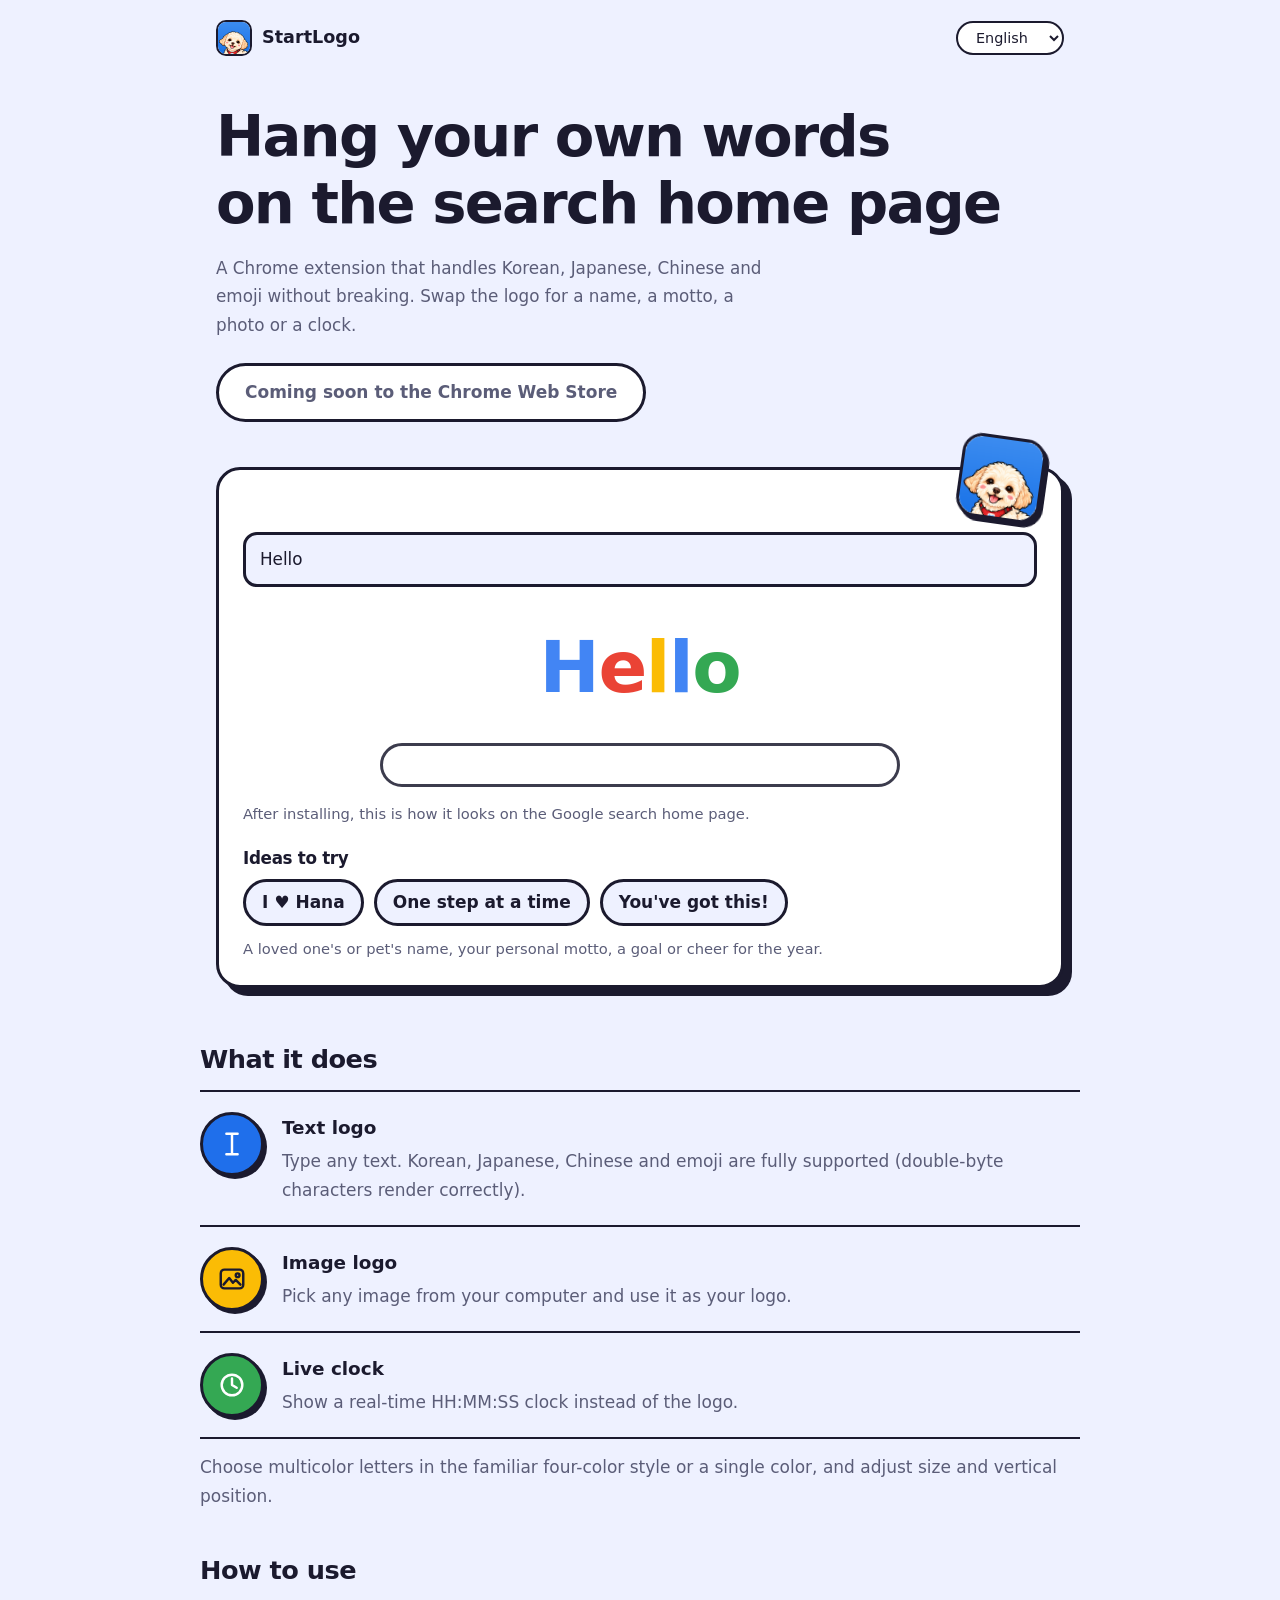
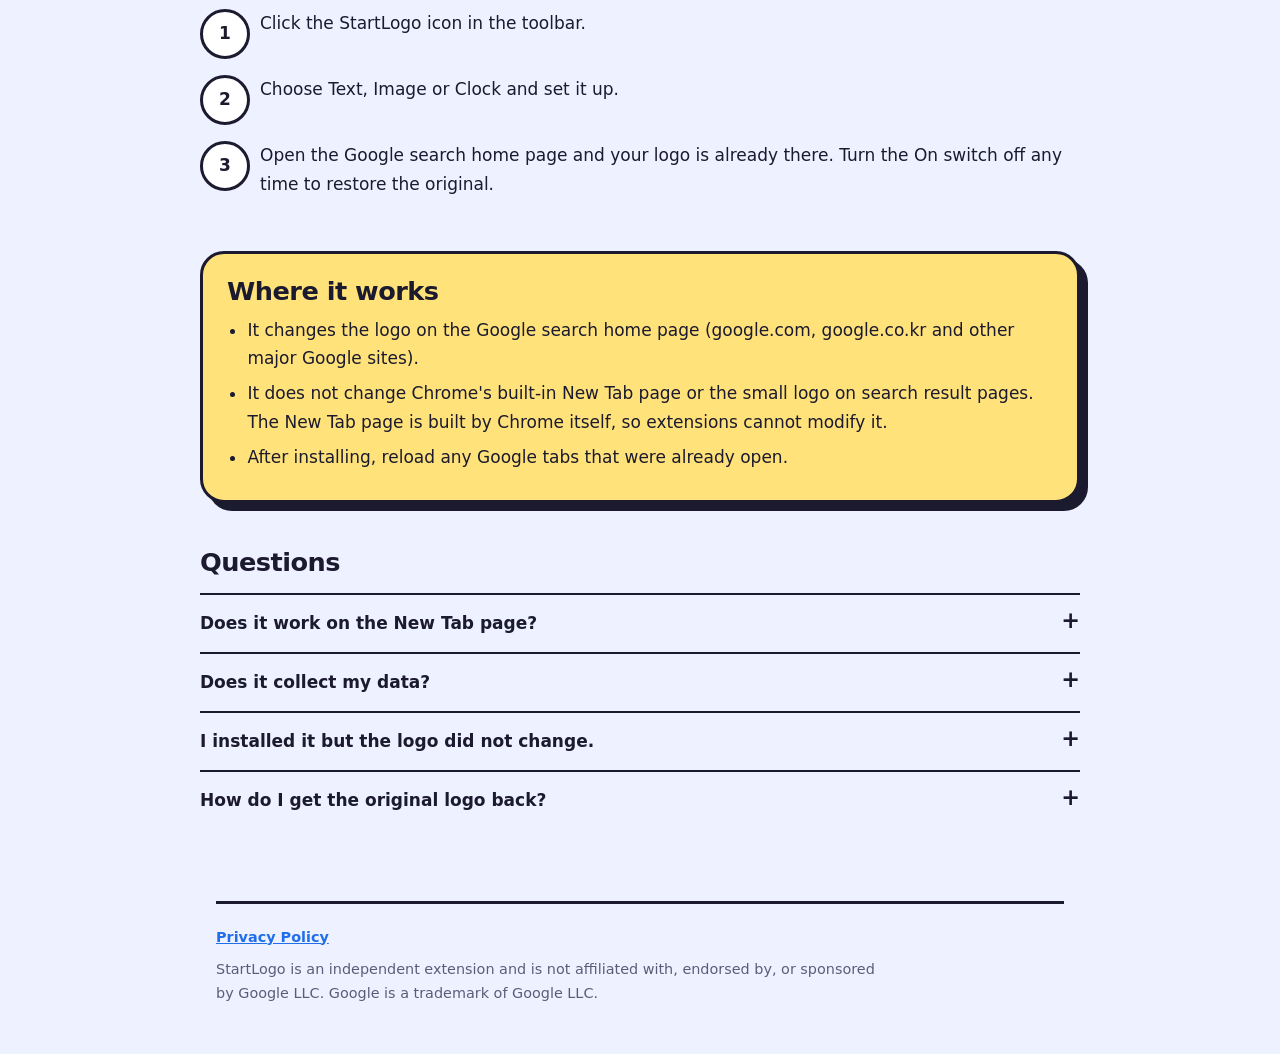
<file: docs/index.html>
<!doctype html>
<html lang="ko">
<head>
  <meta charset="utf-8">
  <meta name="viewport" content="width=device-width, initial-scale=1">
  <title>StartLogo</title>
  <meta name="description" content="">
  <link rel="icon" href="icon.png">
  <link rel="stylesheet" href="style.css">
</head>
<body>
  <header class="wrap top">
    <a class="brand" href="./"><img src="icon.png" width="36" height="36" alt=""><span>StartLogo</span></a>
    <label class="lang"><span class="sr" data-i18n="langLabel"></span><select id="lang"></select></label>
  </header>

  <main>
    <section class="wrap hero">
      <h1 data-i18n="h1"></h1>
      <p class="lead" data-i18n="sub"></p>
      <p><a id="cta" class="btn" href="#"></a></p>
    </section>

    <section class="wrap" aria-label="demo">
      <div class="sticker demo">
        <img class="dog" src="icon.png" alt="">
        <label class="sr" for="demo-input" data-i18n="demoLabel"></label>
        <input id="demo-input" type="text" maxlength="30" autocomplete="off" data-i18n-ph="demoPlaceholder">
        <div class="stage" id="stage" aria-live="polite"></div>
        <div class="bar" aria-hidden="true"></div>
        <p class="note" data-i18n="demoNote"></p>
        <h2 class="chips-title" data-i18n="chipsTitle"></h2>
        <div class="chips" id="chips"></div>
        <p class="note" data-i18n="chipsNote"></p>
      </div>
    </section>

    <section class="wrap block">
      <h2 data-i18n="featuresTitle"></h2>
      <ul class="rows" id="features"></ul>
      <p class="after" data-i18n="featuresNote"></p>
    </section>

    <section class="wrap block">
      <h2 data-i18n="stepsTitle"></h2>
      <ol class="steps" id="steps"></ol>
    </section>

    <section class="wrap block">
      <div class="sticker callout">
        <h2 data-i18n="scopeTitle"></h2>
        <ul id="scope"></ul>
      </div>
    </section>

    <section class="wrap block">
      <h2 data-i18n="faqTitle"></h2>
      <div id="faq"></div>
    </section>
  </main>

  <footer class="wrap">
    <a id="privacy-link" href="privacy.html" data-i18n="privacy"></a>
    <p data-i18n="disclaimer"></p>
  </footer>

  <script src="common.js"></script>
  <script>
    /* Set this to the Chrome Web Store listing URL after the extension is published. */
    var STORE_URL = "";

    var T = {
      ko: {
        title: "StartLogo - 한글·CJK 검색 홈 로고 변경",
        desc: "구글 검색 첫 화면의 로고를 한글·일본어·중국어·이모지 텍스트, 내 이미지, 실시간 시계로 바꾸는 크롬 확장 프로그램.",
        h1: "검색 첫 화면에\n내 글자를 걸어두세요",
        sub: "한글, 일본어, 중국어, 이모지까지 깨지지 않는 크롬 확장 프로그램입니다. 이름, 좌우명, 사진, 시계로 로고를 바꿔 보세요.",
        cta: "Chrome 웹 스토어에서 설치",
        ctaSoon: "Chrome 웹 스토어 출시 준비 중",
        demoLabel: "로고에 넣을 문구",
        demoPlaceholder: "여기에 문구를 입력하세요",
        demoDefault: "안녕하세요",
        demoNote: "확장 프로그램을 설치하면 구글 검색 첫 화면에 이렇게 표시됩니다.",
        chipsTitle: "이런 문구는 어때요?",
        chips: ["사랑해 ♥ 하늘", "오늘도 한 걸음", "할 수 있다!"],
        chipsNote: "연인·가족·반려동물의 이름, 나만의 좌우명, 올해의 목표나 응원 문구를 넣어 보세요.",
        featuresTitle: "할 수 있는 것",
        features: [
          ["텍스트 로고", "원하는 문구를 입력하세요. 한글·일본어·중국어·이모지 등 2바이트 문자가 깨지지 않고 표시됩니다."],
          ["이미지 로고", "내 컴퓨터의 이미지를 선택해 로고로 사용합니다."],
          ["실시간 시계", "로고 대신 HH:MM:SS 시계를 표시합니다."]
        ],
        featuresNote: "익숙한 4색 글자 스타일이나 원하는 단색을 고르고, 크기와 위쪽·아래쪽 위치도 조절할 수 있습니다.",
        stepsTitle: "사용 방법",
        steps: [
          "툴바의 StartLogo 아이콘을 클릭합니다.",
          "텍스트, 이미지, 시계 중에서 선택해 설정합니다.",
          "구글 검색 첫 화면을 열면 바로 적용되어 있습니다. '사용' 스위치를 끄면 언제든 원래 로고로 돌아갑니다."
        ],
        scopeTitle: "적용되는 곳",
        scope: [
          "구글 검색 첫 화면(google.com, google.co.kr 등 주요 구글 사이트)에서 로고가 바뀝니다.",
          "크롬의 기본 새 탭 화면과 검색 결과 화면의 작은 로고는 바뀌지 않습니다. 새 탭 화면은 크롬이 직접 만든 화면이라 확장 프로그램이 수정할 수 없습니다.",
          "설치 후 이미 열려 있던 구글 탭은 새로고침해야 적용됩니다."
        ],
        faqTitle: "자주 묻는 질문",
        faq: [
          ["새 탭 화면에서도 바뀌나요?", "아니요. 크롬의 기본 새 탭 화면은 확장 프로그램이 수정할 수 없습니다. 구글 검색 첫 화면(google.com 등)에서 적용됩니다."],
          ["내 정보를 수집하나요?", "아니요. 어떤 데이터도 수집·전송·판매하지 않습니다. 설정과 선택한 이미지는 내 브라우저 안에만 저장됩니다."],
          ["설치했는데 로고가 안 바뀌어요.", "이미 열려 있던 구글 탭을 새로고침해 보세요. 다른 구글 로고 변경 확장 프로그램이 켜져 있다면 서로 충돌할 수 있으니 하나만 켜 두세요."],
          ["원래 로고로 되돌리려면?", "확장 프로그램 팝업 위쪽의 '사용' 스위치를 끄면 바로 원래 로고로 돌아갑니다."]
        ]
      },
      en: {
        title: "StartLogo - Custom Search Home Logo (CJK Ready)",
        desc: "A Chrome extension that replaces the logo on the Google search home page with your own text (Korean, Japanese, Chinese, emoji), an image, or a live clock.",
        h1: "Hang your own words\non the search home page",
        sub: "A Chrome extension that handles Korean, Japanese, Chinese and emoji without breaking. Swap the logo for a name, a motto, a photo or a clock.",
        cta: "Install from the Chrome Web Store",
        ctaSoon: "Coming soon to the Chrome Web Store",
        demoLabel: "Text for the logo",
        demoPlaceholder: "Type your text here",
        demoDefault: "Hello",
        demoNote: "After installing, this is how it looks on the Google search home page.",
        chipsTitle: "Ideas to try",
        chips: ["I ♥ Hana", "One step at a time", "You've got this!"],
        chipsNote: "A loved one's or pet's name, your personal motto, a goal or cheer for the year.",
        featuresTitle: "What it does",
        features: [
          ["Text logo", "Type any text. Korean, Japanese, Chinese and emoji are fully supported (double-byte characters render correctly)."],
          ["Image logo", "Pick any image from your computer and use it as your logo."],
          ["Live clock", "Show a real-time HH:MM:SS clock instead of the logo."]
        ],
        featuresNote: "Choose multicolor letters in the familiar four-color style or a single color, and adjust size and vertical position.",
        stepsTitle: "How to use",
        steps: [
          "Click the StartLogo icon in the toolbar.",
          "Choose Text, Image or Clock and set it up.",
          "Open the Google search home page and your logo is already there. Turn the On switch off any time to restore the original."
        ],
        scopeTitle: "Where it works",
        scope: [
          "It changes the logo on the Google search home page (google.com, google.co.kr and other major Google sites).",
          "It does not change Chrome's built-in New Tab page or the small logo on search result pages. The New Tab page is built by Chrome itself, so extensions cannot modify it.",
          "After installing, reload any Google tabs that were already open."
        ],
        faqTitle: "Questions",
        faq: [
          ["Does it work on the New Tab page?", "No. Chrome's built-in New Tab page cannot be modified by extensions. It works on the Google search home page (google.com and other major Google sites)."],
          ["Does it collect my data?", "No. It does not collect, transmit or sell any data. Your settings and chosen image stay in your own browser."],
          ["I installed it but the logo did not change.", "Reload the Google tabs that were already open. If another extension that changes the Google logo is on, they can conflict, so keep only one turned on."],
          ["How do I get the original logo back?", "Turn off the On switch at the top of the extension popup and the original logo returns right away."]
        ]
      },
      ja: {
        title: "StartLogo - 検索ホームのロゴ変更（日本語・CJK対応）",
        desc: "Google検索トップページのロゴを、日本語・韓国語・中国語・絵文字のテキスト、好きな画像、リアルタイム時計に変更するChrome拡張機能。",
        h1: "検索トップに\n自分の言葉を掲げよう",
        sub: "日本語・韓国語・中国語・絵文字も崩れずに表示できるChrome拡張機能です。名前、座右の銘、写真、時計にロゴを変えてみましょう。",
        cta: "Chromeウェブストアでインストール",
        ctaSoon: "Chromeウェブストアで公開準備中",
        demoLabel: "ロゴにする文字",
        demoPlaceholder: "ここに文字を入力",
        demoDefault: "こんにちは",
        demoNote: "インストールすると、Google検索トップページではこのように表示されます。",
        chipsTitle: "こんな使い方はいかが？",
        chips: ["大好き ♥ はるか", "一歩ずつ", "きっとできる！"],
        chipsNote: "大切な人やペットの名前、座右の銘、今年の目標や応援メッセージを入れてみてください。",
        featuresTitle: "できること",
        features: [
          ["テキストロゴ", "好きな文字を入力できます。日本語・韓国語・中国語・絵文字などの全角（2バイト）文字も崩れずに表示されます。"],
          ["画像ロゴ", "パソコン内の画像を選んでロゴにできます。"],
          ["リアルタイム時計", "ロゴの代わりにHH:MM:SS形式の時計を表示します。"]
        ],
        featuresNote: "おなじみの4色スタイルか好きな単色を選べて、サイズと上下の位置も調整できます。",
        stepsTitle: "使い方",
        steps: [
          "ツールバーのStartLogoアイコンをクリックします。",
          "テキスト・画像・時計から選んで設定します。",
          "Google検索トップページを開くとすぐに反映されます。「有効」スイッチをオフにすればいつでも元のロゴに戻せます。"
        ],
        scopeTitle: "対応範囲",
        scope: [
          "Google検索トップページ（google.com、google.co.jpなど主要なGoogleサイト）のロゴが変わります。",
          "Chromeの標準の新しいタブページや、検索結果ページの小さなロゴは変更されません。新しいタブページはChrome自体が作成しているため、拡張機能では変更できません。",
          "インストール後は、すでに開いているGoogleのタブを再読み込みしてください。"
        ],
        faqTitle: "よくある質問",
        faq: [
          ["新しいタブページでも変わりますか？", "いいえ。Chromeの標準の新しいタブページは拡張機能では変更できません。Google検索トップページ（google.comなど）で反映されます。"],
          ["個人情報を収集しますか？", "いいえ。データの収集・送信・販売は一切行いません。設定や選択した画像はお使いのブラウザ内にのみ保存されます。"],
          ["インストールしたのにロゴが変わりません。", "すでに開いているGoogleのタブを再読み込みしてください。Googleのロゴを変更する別の拡張機能が有効な場合は競合することがあるため、どちらか一つだけをオンにしてください。"],
          ["元のロゴに戻すには？", "拡張機能ポップアップ上部の「有効」スイッチをオフにすると、すぐに元のロゴに戻ります。"]
        ]
      },
      "zh-CN": {
        title: "StartLogo - 自定义搜索首页标志（支持中日韩文字）",
        desc: "一款 Chrome 扩展程序，可将 Google 搜索首页的标志替换为你自己的文字（中文、日文、韩文、表情符号）、图片或实时时钟。",
        h1: "把你的文字\n挂在搜索首页上",
        sub: "中文、日文、韩文和表情符号都能正常显示的 Chrome 扩展程序。把标志换成名字、座右铭、照片或时钟。",
        cta: "在 Chrome 应用商店安装",
        ctaSoon: "即将上架 Chrome 应用商店",
        demoLabel: "标志上的文字",
        demoPlaceholder: "在这里输入文字",
        demoDefault: "你好",
        demoNote: "安装后，Google 搜索首页上就会这样显示。",
        chipsTitle: "试试这些创意",
        chips: ["爱你 ♥ 小雨", "一步一个脚印", "你可以的！"],
        chipsNote: "爱人、家人或宠物的名字，座右铭，今年的目标或加油语。",
        featuresTitle: "能做什么",
        features: [
          ["文字标志", "输入任意文字。中文、日文、韩文、表情符号等双字节字符都能正常显示。"],
          ["图片标志", "选择电脑中的图片作为标志。"],
          ["实时时钟", "用 HH:MM:SS 时钟代替标志。"]
        ],
        featuresNote: "可选熟悉的四色字母风格或单一颜色，并调整大小和上下位置。",
        stepsTitle: "使用方法",
        steps: [
          "点击工具栏中的 StartLogo 图标。",
          "在文字、图片、时钟中选择并设置。",
          "打开 Google 搜索首页即可看到效果。随时关闭「启用」开关即可恢复原标志。"
        ],
        scopeTitle: "适用范围",
        scope: [
          "会更改 Google 搜索首页（google.com、google.com.hk 等主要 Google 网站）的标志。",
          "不会更改 Chrome 自带的新标签页，也不会更改搜索结果页中的小标志。新标签页由 Chrome 自身提供，扩展程序无法修改。",
          "安装后，请刷新已经打开的 Google 标签页。"
        ],
        faqTitle: "常见问题",
        faq: [
          ["新标签页也会改变吗？", "不会。Chrome 自带的新标签页无法由扩展程序修改。它只在 Google 搜索首页（google.com 等主要 Google 网站）生效。"],
          ["会收集我的数据吗？", "不会。不会收集、传输或出售任何数据。设置和所选图片只保存在你自己的浏览器中。"],
          ["安装后标志没有变化。", "请刷新已经打开的 Google 标签页。如果同时启用了另一个更改 Google 标志的扩展程序，可能会冲突，请只保留一个。"],
          ["如何恢复原来的标志？", "关闭扩展程序弹出窗口顶部的「启用」开关，即可立即恢复原标志。"]
        ]
      },
      "zh-TW": {
        title: "StartLogo - 自訂搜尋首頁標誌（支援中日韓文字）",
        desc: "一款 Chrome 擴充功能，可將 Google 搜尋首頁的標誌換成你自己的文字（中文、日文、韓文、表情符號）、圖片或即時時鐘。",
        h1: "把你的文字\n掛在搜尋首頁上",
        sub: "中文、日文、韓文和表情符號都能正常顯示的 Chrome 擴充功能。把標誌換成名字、座右銘、照片或時鐘。",
        cta: "在 Chrome 線上應用程式商店安裝",
        ctaSoon: "即將上架 Chrome 線上應用程式商店",
        demoLabel: "標誌上的文字",
        demoPlaceholder: "在這裡輸入文字",
        demoDefault: "你好",
        demoNote: "安裝後，Google 搜尋首頁上就會這樣顯示。",
        chipsTitle: "試試這些點子",
        chips: ["愛你 ♥ 小雨", "一步一腳印", "你可以的！"],
        chipsNote: "愛人、家人或寵物的名字，座右銘，今年的目標或加油話。",
        featuresTitle: "能做什麼",
        features: [
          ["文字標誌", "輸入任意文字。中文、日文、韓文、表情符號等雙位元組字元都能正常顯示。"],
          ["圖片標誌", "選擇電腦中的圖片作為標誌。"],
          ["即時時鐘", "以 HH:MM:SS 時鐘取代標誌。"]
        ],
        featuresNote: "可選熟悉的四色字母風格或單一顏色，並調整大小與上下位置。",
        stepsTitle: "使用方式",
        steps: [
          "點擊工具列中的 StartLogo 圖示。",
          "在文字、圖片、時鐘中選擇並設定。",
          "開啟 Google 搜尋首頁即可看到效果。隨時關閉「啟用」開關即可恢復原標誌。"
        ],
        scopeTitle: "適用範圍",
        scope: [
          "會變更 Google 搜尋首頁（google.com、google.com.tw 等主要 Google 網站）的標誌。",
          "不會變更 Chrome 內建的新分頁，也不會變更搜尋結果頁中的小標誌。新分頁由 Chrome 本身提供，擴充功能無法修改。",
          "安裝後，請重新整理已經開啟的 Google 分頁。"
        ],
        faqTitle: "常見問題",
        faq: [
          ["新分頁也會改變嗎？", "不會。Chrome 內建的新分頁無法由擴充功能修改。它只在 Google 搜尋首頁（google.com 等主要 Google 網站）生效。"],
          ["會蒐集我的資料嗎？", "不會。不會蒐集、傳輸或販售任何資料。設定與所選圖片只儲存在你自己的瀏覽器中。"],
          ["安裝後標誌沒有改變。", "請重新整理已經開啟的 Google 分頁。如果同時啟用了另一個更改 Google 標誌的擴充功能，可能會衝突，請只保留一個。"],
          ["如何恢復原本的標誌？", "關閉擴充功能彈出視窗頂部的「啟用」開關，即可立即恢復原標誌。"]
        ]
      }
    };

    var GLYPHS = [
      '<svg viewBox="0 0 32 32" aria-hidden="true"><path d="M16 5v22M10 5h12M10 27h12"/></svg>',
      '<svg viewBox="0 0 32 32" aria-hidden="true"><rect x="4" y="6" width="24" height="20" rx="4"/><path d="M7 22l6-7 4 5 3-3 5 5"/><circle cx="22" cy="12" r="2"/></svg>',
      '<svg viewBox="0 0 32 32" aria-hidden="true"><circle cx="16" cy="16" r="11"/><path d="M16 9v7l5 3"/></svg>'
    ];
    var COLORS = ["#4285F4", "#EA4335", "#FBBC05", "#4285F4", "#34A853", "#EA4335"];

    var input = document.getElementById("demo-input");
    var stage = document.getElementById("stage");
    var touched = false;

    function chars(s) {
      if (window.Intl && Intl.Segmenter) {
        return Array.from(new Intl.Segmenter(undefined, { granularity: "grapheme" }).segment(s), function (x) { return x.segment; });
      }
      return Array.from(s);
    }
    function units(list) {
      var u = 0;
      list.forEach(function (c) {
        u += /[ᄀ-ᇿ぀-ヿ㄰-㆏㐀-鿿가-힯＀-￯]/.test(c) ? 1 : 0.6;
      });
      return Math.max(u, 1);
    }
    function drawLogo() {
      var list = chars(input.value);
      stage.textContent = "";
      var w = Math.max(stage.clientWidth - 24, 160);
      stage.style.fontSize = Math.min(72, w / units(list)) + "px";
      var i = 0;
      list.forEach(function (c) {
        var s = document.createElement("span");
        s.textContent = c;
        if (/\s/.test(c)) { s.style.whiteSpace = "pre"; }
        else { s.style.color = COLORS[i++ % COLORS.length]; }
        stage.appendChild(s);
      });
    }

    input.addEventListener("input", function () { touched = true; drawLogo(); });
    window.addEventListener("resize", drawLogo);

    function el(tag, text, cls) {
      var e = document.createElement(tag);
      if (text !== undefined) e.textContent = text;
      if (cls) e.className = cls;
      return e;
    }

    SL.start(T, function (lang, t) {
      if (!touched) input.value = t("demoDefault");
      drawLogo();

      var cta = document.getElementById("cta");
      if (STORE_URL) {
        cta.href = STORE_URL;
        cta.textContent = t("cta");
        cta.classList.remove("off");
        cta.removeAttribute("aria-disabled");
      } else {
        cta.removeAttribute("href");
        cta.textContent = t("ctaSoon");
        cta.classList.add("off");
        cta.setAttribute("aria-disabled", "true");
      }

      var chips = document.getElementById("chips");
      chips.textContent = "";
      t("chips").forEach(function (c) {
        var b = el("button", c, "chip");
        b.type = "button";
        b.addEventListener("click", function () { touched = true; input.value = c; drawLogo(); });
        chips.appendChild(b);
      });

      var f = document.getElementById("features");
      f.textContent = "";
      t("features").forEach(function (x, i) {
        var li = document.createElement("li");
        var g = el("div", undefined, "glyph");
        g.innerHTML = GLYPHS[i];
        var body = document.createElement("div");
        body.appendChild(el("h3", x[0]));
        body.appendChild(el("p", x[1]));
        li.appendChild(g);
        li.appendChild(body);
        f.appendChild(li);
      });

      var s = document.getElementById("steps");
      s.textContent = "";
      t("steps").forEach(function (x) { s.appendChild(el("li", x)); });

      var sc = document.getElementById("scope");
      sc.textContent = "";
      t("scope").forEach(function (x) { sc.appendChild(el("li", x)); });

      var q = document.getElementById("faq");
      q.textContent = "";
      t("faq").forEach(function (x) {
        var d = document.createElement("details");
        d.appendChild(el("summary", x[0]));
        d.appendChild(el("p", x[1]));
        q.appendChild(d);
      });
    });
  </script>
</body>
</html>
</file>
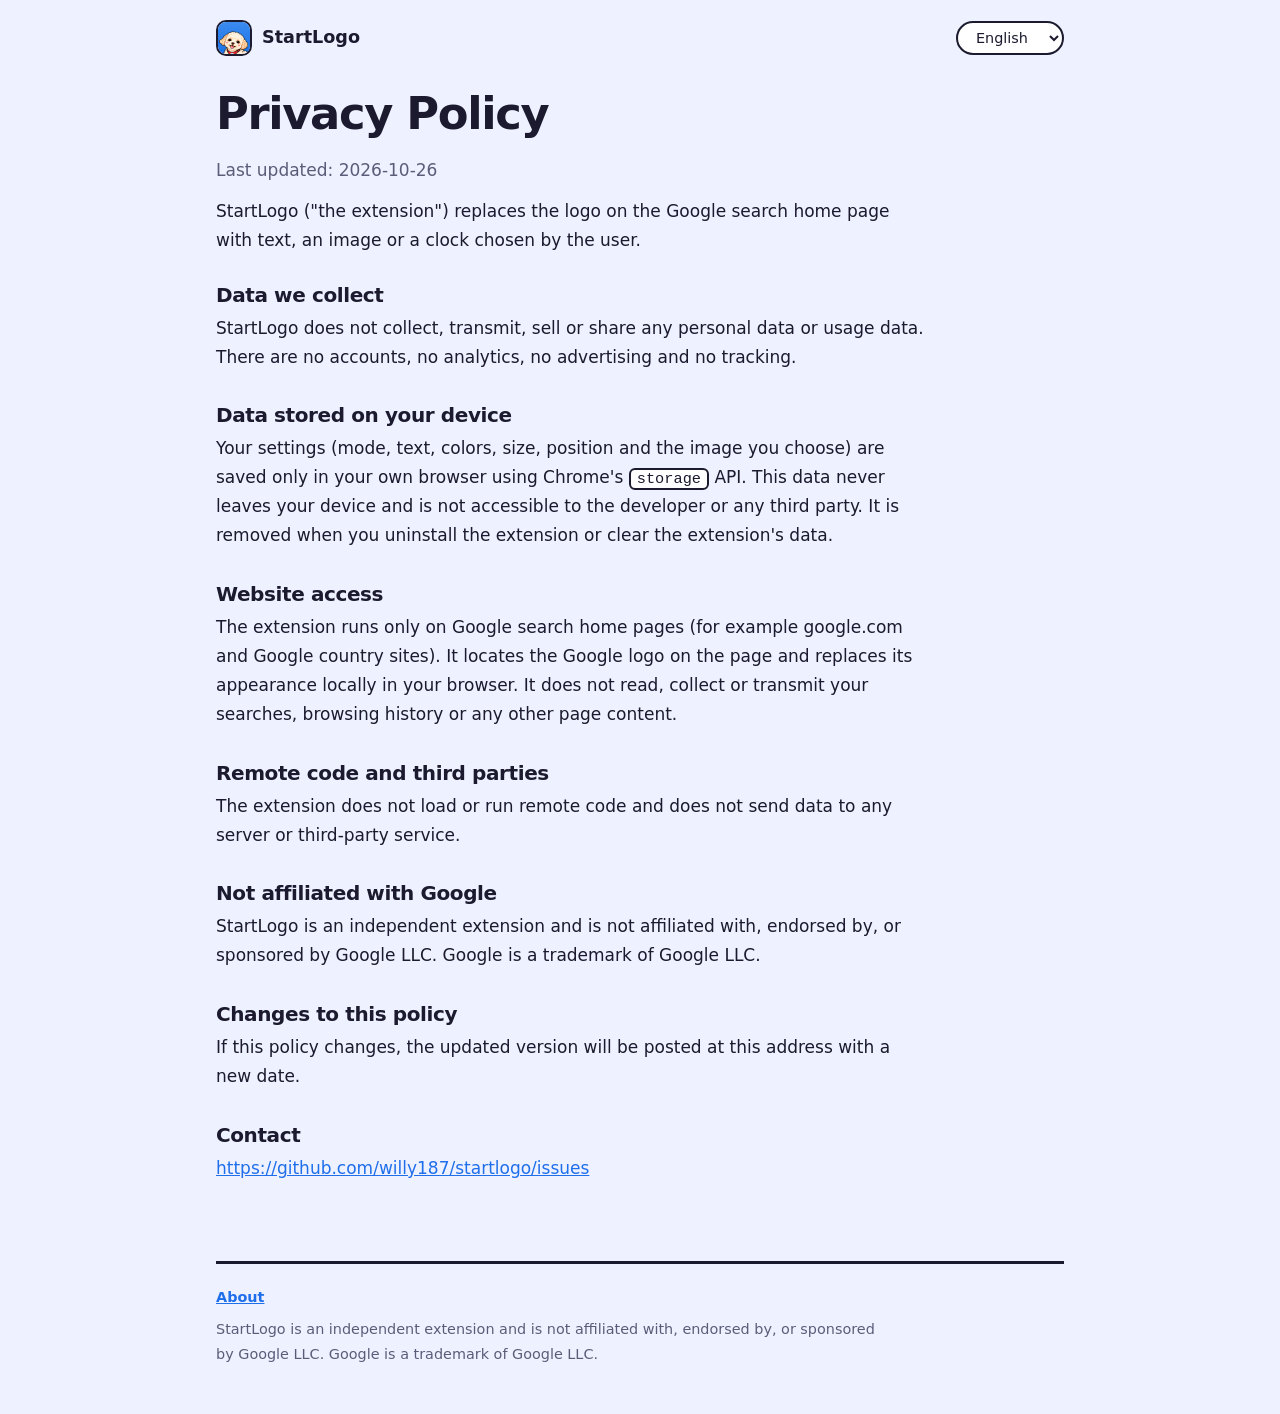
<file: docs/privacy.html>
<!doctype html>
<html lang="ko">
<head>
  <meta charset="utf-8">
  <meta name="viewport" content="width=device-width, initial-scale=1">
  <title>StartLogo Privacy Policy</title>
  <meta name="description" content="">
  <link rel="icon" href="icon.png">
  <link rel="stylesheet" href="style.css">
</head>
<body>
  <header class="wrap top">
    <a class="brand" href="./"><img src="icon.png" width="36" height="36" alt=""><span>StartLogo</span></a>
    <label class="lang"><span class="sr" data-i18n="langLabel"></span><select id="lang"></select></label>
  </header>

  <main class="wrap doc">
    <h1 data-i18n="h1"></h1>
    <p class="meta"><span data-i18n="updated"></span> <span id="date"></span></p>
    <p id="intro"></p>
    <div id="sections"></div>
  </main>

  <footer class="wrap">
    <a href="./" data-i18n="home"></a>
    <p data-i18n="disclaimer"></p>
  </footer>

  <script src="common.js"></script>
  <script>
    /* Fill in your contact email (or a GitHub Issues URL) before publishing. */
    var CONTACT = "https://github.com/willy187/startlogo/issues";
    var UPDATED = "2026-10-26";

    var T = {
      ko: {
        title: "StartLogo 개인정보처리방침",
        desc: "StartLogo 확장 프로그램의 개인정보처리방침. 어떤 데이터도 수집, 전송, 판매하지 않습니다.",
        h1: "개인정보처리방침",
        updated: "최종 수정일:",
        intro: "StartLogo(이하 '확장 프로그램')는 구글 검색 첫 화면의 로고를 사용자가 정한 텍스트, 이미지 또는 시계로 바꿔 보여 줍니다.",
        sections: [
          ["수집하는 정보", "StartLogo는 개인정보나 이용 정보를 수집, 전송, 판매 또는 공유하지 않습니다. 계정, 분석 도구, 광고, 추적 기능이 없습니다."],
          ["내 기기에 저장되는 정보", "설정(모드, 문구, 색상, 크기, 위치, 선택한 이미지)은 크롬의 <code>storage</code> 기능을 통해 사용자의 브라우저 안에만 저장됩니다. 이 정보는 기기 밖으로 나가지 않으며 개발자나 제3자가 접근할 수 없습니다. 확장 프로그램을 삭제하거나 확장 프로그램 데이터를 지우면 함께 삭제됩니다."],
          ["웹사이트 접근", "확장 프로그램은 구글 검색 첫 화면(예: google.com 및 구글 국가별 사이트)에서만 실행됩니다. 화면에서 구글 로고를 찾아 사용자의 브라우저 안에서 모양만 바꿉니다. 검색어, 방문 기록 등 다른 페이지 내용을 읽거나 수집하거나 전송하지 않습니다."],
          ["원격 코드와 제3자", "확장 프로그램은 원격 코드를 불러오거나 실행하지 않으며, 어떤 서버나 제3자 서비스로도 데이터를 보내지 않습니다."],
          ["Google과의 관계", "StartLogo는 독립적으로 만든 확장 프로그램이며 Google LLC와 제휴, 후원, 보증 관계가 없습니다. Google은 Google LLC의 상표입니다."],
          ["방침 변경", "방침이 바뀌면 이 주소에 새 날짜와 함께 게시합니다."],
          ["문의", ""]
        ],
        todo: "문의 이메일을 입력하세요 (privacy.html의 CONTACT)"
      },
      en: {
        title: "StartLogo Privacy Policy",
        desc: "Privacy policy for the StartLogo extension. It does not collect, transmit or sell any data.",
        h1: "Privacy Policy",
        updated: "Last updated:",
        intro: "StartLogo (\"the extension\") replaces the logo on the Google search home page with text, an image or a clock chosen by the user.",
        sections: [
          ["Data we collect", "StartLogo does not collect, transmit, sell or share any personal data or usage data. There are no accounts, no analytics, no advertising and no tracking."],
          ["Data stored on your device", "Your settings (mode, text, colors, size, position and the image you choose) are saved only in your own browser using Chrome's <code>storage</code> API. This data never leaves your device and is not accessible to the developer or any third party. It is removed when you uninstall the extension or clear the extension's data."],
          ["Website access", "The extension runs only on Google search home pages (for example google.com and Google country sites). It locates the Google logo on the page and replaces its appearance locally in your browser. It does not read, collect or transmit your searches, browsing history or any other page content."],
          ["Remote code and third parties", "The extension does not load or run remote code and does not send data to any server or third-party service."],
          ["Not affiliated with Google", "StartLogo is an independent extension and is not affiliated with, endorsed by, or sponsored by Google LLC. Google is a trademark of Google LLC."],
          ["Changes to this policy", "If this policy changes, the updated version will be posted at this address with a new date."],
          ["Contact", ""]
        ],
        todo: "Enter your contact email (CONTACT in privacy.html)"
      },
      ja: {
        title: "StartLogo プライバシーポリシー",
        desc: "StartLogo拡張機能のプライバシーポリシー。データの収集・送信・販売は一切行いません。",
        h1: "プライバシーポリシー",
        updated: "最終更新日：",
        intro: "StartLogo（以下「本拡張機能」）は、Google検索トップページのロゴを、ユーザーが選んだテキスト・画像・時計に置き換えて表示します。",
        sections: [
          ["収集する情報", "StartLogoは、個人情報や利用状況に関する情報を収集・送信・販売・共有しません。アカウント、解析ツール、広告、トラッキングはありません。"],
          ["お使いの端末に保存される情報", "設定（モード、文字、色、サイズ、位置、選択した画像）は、Chromeの <code>storage</code> 機能を使って、お使いのブラウザ内にのみ保存されます。この情報は端末の外に出ることはなく、開発者や第三者がアクセスすることはできません。拡張機能を削除するか、拡張機能のデータを消去すると一緒に削除されます。"],
          ["ウェブサイトへのアクセス", "本拡張機能は、Google検索トップページ（例：google.com や各国のGoogleサイト）でのみ動作します。ページ上のGoogleロゴを探し、お使いのブラウザ内で見た目だけを変更します。検索キーワード、閲覧履歴、その他のページ内容を読み取ったり、収集したり、送信したりすることはありません。"],
          ["リモートコードと第三者", "本拡張機能はリモートコードを読み込まず、実行もしません。また、いかなるサーバーや第三者サービスにもデータを送信しません。"],
          ["Googleとの関係", "StartLogoは独立した拡張機能であり、Google LLCとは提携・後援・承認の関係にありません。GoogleはGoogle LLCの商標です。"],
          ["ポリシーの変更", "ポリシーを変更した場合は、このアドレスに新しい日付とともに掲載します。"],
          ["お問い合わせ", ""]
        ],
        todo: "連絡用メールアドレスを入力してください（privacy.html の CONTACT）"
      },
      "zh-CN": {
        title: "StartLogo 隐私政策",
        desc: "StartLogo 扩展程序的隐私政策。不会收集、传输或出售任何数据。",
        h1: "隐私政策",
        updated: "最后更新：",
        intro: "StartLogo（以下简称“本扩展程序”）会把 Google 搜索首页的标志替换为用户选择的文字、图片或时钟。",
        sections: [
          ["我们收集的数据", "StartLogo 不会收集、传输、出售或共享任何个人数据或使用数据。没有账号，没有分析工具，没有广告，也没有跟踪。"],
          ["保存在你设备上的数据", "你的设置（模式、文字、颜色、大小、位置和所选图片）通过 Chrome 的 <code>storage</code> 接口，仅保存在你自己的浏览器中。这些数据不会离开你的设备，开发者和任何第三方都无法访问。卸载扩展程序或清除扩展程序数据时会一并删除。"],
          ["网站访问", "本扩展程序仅在 Google 搜索首页（例如 google.com 和各国家/地区的 Google 网站）上运行。它会在页面中找到 Google 标志，并只在你的浏览器本地改变其外观。它不会读取、收集或传输你的搜索内容、浏览记录或页面中的其他内容。"],
          ["远程代码与第三方", "本扩展程序不会加载或运行远程代码，也不会向任何服务器或第三方服务发送数据。"],
          ["与 Google 的关系", "StartLogo 是独立开发的扩展程序，与 Google LLC 没有关联，也未获其赞助或认可。Google 是 Google LLC 的商标。"],
          ["政策变更", "如果本政策有变更，会在此地址发布新版本并更新日期。"],
          ["联系方式", ""]
        ],
        todo: "请填写联系邮箱（privacy.html 中的 CONTACT）"
      },
      "zh-TW": {
        title: "StartLogo 隱私權政策",
        desc: "StartLogo 擴充功能的隱私權政策。不會蒐集、傳輸或販售任何資料。",
        h1: "隱私權政策",
        updated: "最後更新：",
        intro: "StartLogo（以下簡稱「本擴充功能」）會把 Google 搜尋首頁的標誌換成使用者選擇的文字、圖片或時鐘。",
        sections: [
          ["我們蒐集的資料", "StartLogo 不會蒐集、傳輸、販售或分享任何個人資料或使用資料。沒有帳號，沒有分析工具，沒有廣告，也沒有追蹤。"],
          ["儲存在你裝置上的資料", "你的設定（模式、文字、顏色、大小、位置和所選圖片）透過 Chrome 的 <code>storage</code> 介面，僅儲存在你自己的瀏覽器中。這些資料不會離開你的裝置，開發者與任何第三方都無法存取。解除安裝擴充功能或清除擴充功能資料時會一併刪除。"],
          ["網站存取", "本擴充功能僅在 Google 搜尋首頁（例如 google.com 與各國家／地區的 Google 網站）上執行。它會在頁面中找到 Google 標誌，並只在你的瀏覽器本機改變其外觀。它不會讀取、蒐集或傳輸你的搜尋內容、瀏覽紀錄或頁面中的其他內容。"],
          ["遠端程式碼與第三方", "本擴充功能不會載入或執行遠端程式碼，也不會向任何伺服器或第三方服務傳送資料。"],
          ["與 Google 的關係", "StartLogo 是獨立開發的擴充功能，與 Google LLC 沒有關聯，也未獲其贊助或認可。Google 是 Google LLC 的商標。"],
          ["政策變更", "如果本政策有變更，會在此網址發布新版本並更新日期。"],
          ["聯絡方式", ""]
        ],
        todo: "請填寫聯絡信箱（privacy.html 中的 CONTACT）"
      }
    };

    SL.start(T, function (lang, t) {
      document.getElementById("date").textContent = UPDATED;
      document.getElementById("intro").textContent = t("intro");
      var box = document.getElementById("sections");
      box.textContent = "";
      var list = t("sections");
      list.forEach(function (x, i) {
        var sec = document.createElement("section");
        var h = document.createElement("h2");
        h.textContent = x[0];
        var p = document.createElement("p");
        if (i === list.length - 1) {
          if (CONTACT) {
            if (/^https?:\/\//.test(CONTACT)) {
              var a = document.createElement("a");
              a.href = CONTACT; a.textContent = CONTACT; p.appendChild(a);
            } else {
              var m = document.createElement("a");
              m.href = "mailto:" + CONTACT; m.textContent = CONTACT; p.appendChild(m);
            }
          } else {
            var td = document.createElement("span");
            td.className = "todo";
            td.textContent = t("todo");
            p.appendChild(td);
          }
        } else {
          p.innerHTML = x[1];
        }
        sec.appendChild(h);
        sec.appendChild(p);
        box.appendChild(sec);
      });
    });
  </script>
</body>
</html>
</file>
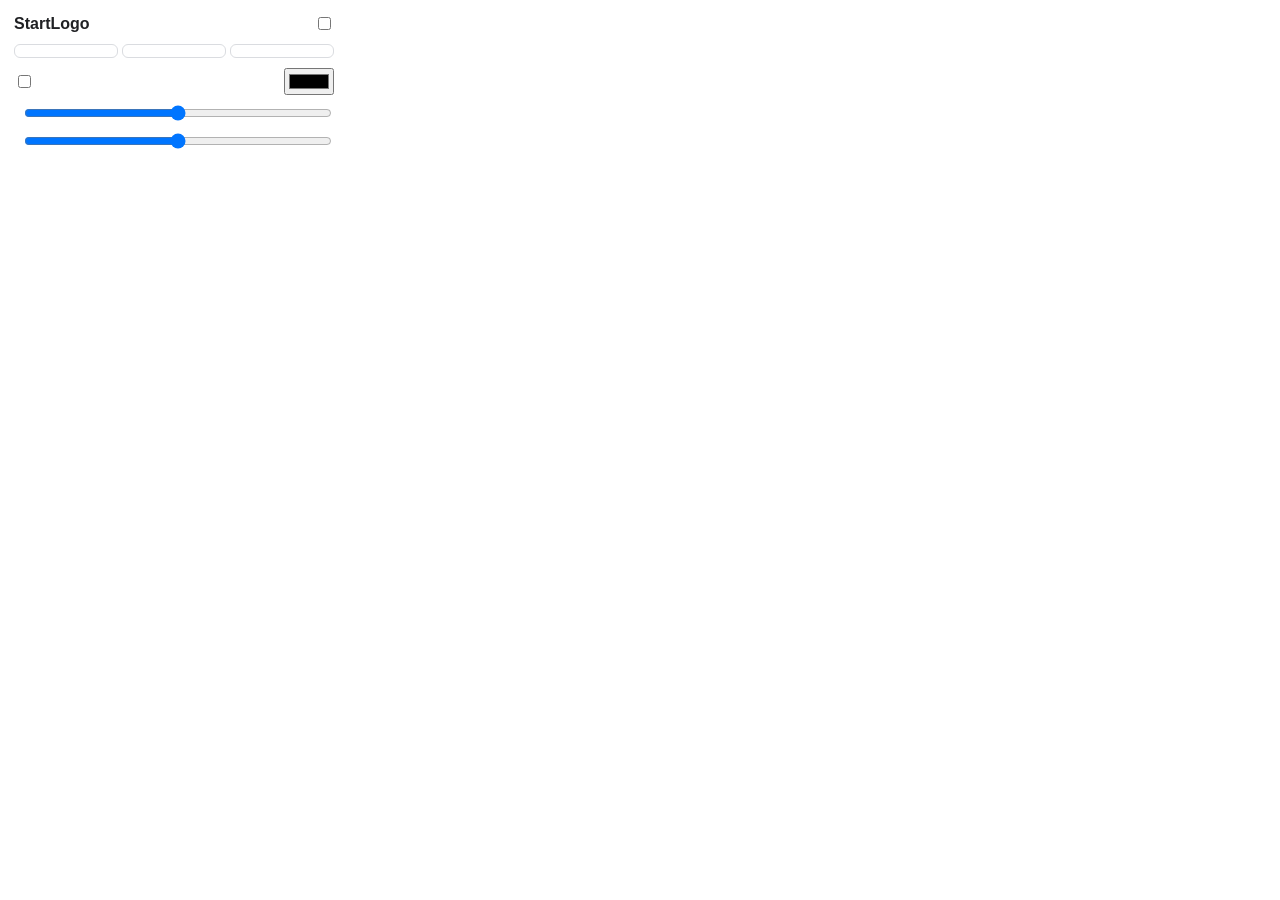
<file: extension/popup.html>
<!doctype html>
<html>
<head>
  <meta charset="utf-8" />
  <style>
    body { width: 320px; margin: 0; padding: 14px; font-family: "Apple SD Gothic Neo","Malgun Gothic","Noto Sans KR","Hiragino Sans","Yu Gothic","PingFang SC","Microsoft YaHei",sans-serif; font-size: 13px; color: #202124; }
    h1 { font-size: 16px; margin: 0 0 10px; display: flex; justify-content: space-between; align-items: center; }
    .tabs { display: flex; gap: 4px; margin-bottom: 10px; }
    .tabs label { flex: 1; text-align: center; padding: 6px 0; border: 1px solid #dadce0; border-radius: 6px; cursor: pointer; }
    .tabs input { display: none; }
    .tabs input:checked + span { font-weight: 700; color: #1a73e8; }
    .tabs label:has(input:checked) { background: #e8f0fe; border-color: #1a73e8; }
    .panel { display: none; margin-bottom: 10px; }
    .panel.active { display: block; }
    input[type="text"] { width: 100%; box-sizing: border-box; padding: 8px; font-size: 15px; border: 1px solid #dadce0; border-radius: 6px; }
    .row { display: flex; align-items: center; justify-content: space-between; margin: 8px 0; gap: 8px; }
    .row input[type="range"] { flex: 1; }
    .hint { color: #5f6368; font-size: 11px; margin-top: 4px; }
    #preview { max-width: 100%; max-height: 60px; margin-top: 6px; }
  </style>
</head>
<body>
  <h1>StartLogo <label><input type="checkbox" id="enabled" /> <span data-i18n="enabled"></span></label></h1>

  <div class="tabs">
    <label><input type="radio" name="mode" value="text" /><span data-i18n="tabText"></span></label>
    <label><input type="radio" name="mode" value="image" /><span data-i18n="tabImage"></span></label>
    <label><input type="radio" name="mode" value="clock" /><span data-i18n="tabClock"></span></label>
  </div>

  <div class="panel" data-panel="text">
    <input type="text" id="text" data-i18n-placeholder="textPlaceholder" />
    <div class="hint" data-i18n="textHint"></div>
  </div>

  <div class="panel" data-panel="image">
    <input type="file" id="file" accept="image/*" />
    <img id="preview" alt="" />
    <div class="hint" data-i18n="imageHint"></div>
  </div>

  <div class="panel" data-panel="clock">
    <div class="hint" data-i18n="clockHint"></div>
  </div>

  <div class="row">
    <label><input type="checkbox" id="colorful" /> <span data-i18n="colorful"></span></label>
    <input type="color" id="color" data-i18n-title="colorTitle" />
  </div>
  <div class="row"><span data-i18n="size"></span><input type="range" id="size" min="40" max="200" /></div>
  <div class="row"><span data-i18n="position"></span><input type="range" id="offsetY" min="-80" max="80" /></div>

  <script src="popup.js"></script>
</body>
</html>
</file>
<file: docs/style.css>
:root {
  --paper: #eef1ff;
  --sheet: #ffffff;
  --text: #1b1a2e;
  --muted: #5b5d78;
  --line: #1b1a2e;
  --blue: #1f6feb;
  --red: #ea4335;
  --yellow: #fbbc05;
  --green: #34a853;
  --note: #ffe27a;
  --font: system-ui, -apple-system, "Apple SD Gothic Neo", "Noto Sans KR", "Malgun Gothic",
    "Hiragino Sans", "Yu Gothic", "PingFang SC", "PingFang TC", "Microsoft YaHei",
    "Microsoft JhengHei", "Noto Sans CJK KR", sans-serif;
}

@media (prefers-color-scheme: dark) {
  :root {
    --paper: #12131f;
    --sheet: #1d2036;
    --text: #eef0ff;
    --muted: #a6a9c8;
    --line: #8388d8;
    --blue: #5b9bff;
    --note: #4a3d12;
  }
}

* { box-sizing: border-box; }

html { -webkit-text-size-adjust: 100%; }
html[lang="ko"] body { word-break: keep-all; }
html[lang="ja"] body { word-break: auto-phrase; line-break: strict; }

body {
  margin: 0;
  background: var(--paper);
  color: var(--text);
  font: 17px/1.7 var(--font);
}

.wrap { max-width: 880px; margin: 0 auto; padding: 0 16px; }

.sr {
  position: absolute; width: 1px; height: 1px; overflow: hidden;
  clip: rect(0 0 0 0); white-space: nowrap;
}

a { color: var(--blue); }
:focus-visible { outline: 3px solid var(--blue); outline-offset: 3px; }

/* header */
.top { display: flex; align-items: center; justify-content: space-between; padding-top: 20px; padding-bottom: 8px; }
.brand { display: flex; align-items: center; gap: 10px; color: var(--text); text-decoration: none; font-weight: 800; font-size: 1.1rem; }
.brand img { border: 2px solid var(--line); border-radius: 10px; }
.lang select {
  font: inherit; font-size: .9rem; color: var(--text); background: var(--sheet);
  border: 2px solid var(--line); border-radius: 999px; padding: 6px 14px;
}

/* hero */
.hero { padding-top: 40px; padding-bottom: 28px; }
h1 {
  margin: 0 0 16px; font-size: clamp(2.1rem, 6.4vw, 3.6rem); line-height: 1.16;
  font-weight: 800; letter-spacing: -0.03em; white-space: pre-line;
}
.lead { margin: 0 0 24px; max-width: 34em; color: var(--muted); font-size: 1.05rem; }

.btn {
  display: inline-block; background: var(--blue); color: #fff; text-decoration: none;
  font-weight: 800; padding: 12px 26px; border: 3px solid var(--line); border-radius: 999px;
  box-shadow: 4px 4px 0 var(--line); transition: transform .12s, box-shadow .12s;
}
.btn:hover { transform: translate(2px, 2px); box-shadow: 2px 2px 0 var(--line); }
.btn.off { background: var(--sheet); color: var(--muted); box-shadow: none; cursor: default; }
.btn.off:hover { transform: none; }

/* demo sticker */
.sticker {
  background: var(--sheet); border: 3px solid var(--line); border-radius: 24px;
  box-shadow: 8px 8px 0 var(--line);
}
.demo { position: relative; padding: 62px 24px 24px; margin-bottom: 20px; }
.dog {
  position: absolute; top: -34px; right: 18px; width: 84px; height: 84px;
  border: 3px solid var(--line); border-radius: 20px; background: var(--sheet);
  box-shadow: 4px 4px 0 var(--line); transform: rotate(8deg);
  animation: peek .7s cubic-bezier(.2, .9, .3, 1.2) both;
}
@keyframes peek {
  from { transform: translateY(30px) rotate(8deg); opacity: 0; }
  to { transform: translateY(0) rotate(8deg); opacity: 1; }
}
#demo-input {
  width: 100%; font: inherit; font-size: 1.05rem; color: var(--text); background: var(--paper);
  border: 3px solid var(--line); border-radius: 14px; padding: 10px 14px;
}
#demo-input::placeholder { color: var(--muted); }
.stage {
  display: flex; align-items: center; justify-content: center; min-height: 150px;
  padding: 16px 8px 4px; font-weight: 600; letter-spacing: -0.02em; line-height: 1.2; text-align: center;
  overflow-wrap: anywhere;
}
.bar {
  width: min(520px, 92%); height: 44px; margin: 6px auto 14px;
  border: 3px solid var(--line); border-radius: 999px; background: var(--sheet); opacity: .85;
}
.note { margin: 0; color: var(--muted); font-size: .92rem; }
.chips-title { margin: 22px 0 10px; font-size: 1.05rem; font-weight: 800; }
.chips { display: flex; flex-wrap: wrap; gap: 10px; margin-bottom: 10px; }
.chip {
  font: inherit; font-weight: 700; color: var(--text); background: var(--paper);
  border: 3px solid var(--line); border-radius: 999px; padding: 6px 16px; cursor: pointer;
  transition: transform .12s, background .12s;
}
.chip:hover { background: var(--note); transform: translateY(-2px); }

/* sections */
section.block { padding: 36px 0 8px; }
h2 { margin: 0 0 14px; font-size: 1.6rem; line-height: 1.25; font-weight: 800; letter-spacing: -0.02em; }

.rows { margin: 0; padding: 0; list-style: none; }
.rows li {
  display: grid; grid-template-columns: 64px 1fr; gap: 18px; padding: 20px 0;
  border-top: 2px solid var(--line);
}
.rows li:last-child { border-bottom: 2px solid var(--line); }
.glyph {
  width: 64px; height: 64px; display: grid; place-items: center; border: 3px solid var(--line);
  border-radius: 50%; background: var(--sheet); box-shadow: 3px 3px 0 var(--line); color: var(--text);
}
.rows li:nth-child(1) .glyph { background: var(--blue); color: #fff; }
.rows li:nth-child(2) .glyph { background: var(--yellow); color: #1b1a2e; }
.rows li:nth-child(3) .glyph { background: var(--green); color: #fff; }
.glyph svg { width: 30px; height: 30px; fill: none; stroke: currentColor; stroke-width: 2.6; stroke-linecap: round; stroke-linejoin: round; }
.rows h3 { margin: 0 0 4px; font-size: 1.15rem; font-weight: 800; }
.rows p { margin: 0; color: var(--muted); }
.after { margin: 14px 0 0; color: var(--muted); }

ol.steps { margin: 0; padding: 0; list-style: none; counter-reset: s; }
ol.steps li { counter-increment: s; display: grid; grid-template-columns: 44px 1fr; gap: 16px; padding: 8px 0; align-items: start; }
ol.steps li::before {
  content: counter(s); width: 44px; height: 44px; display: grid; place-items: center;
  font-weight: 800; border: 3px solid var(--line); border-radius: 50%; background: var(--sheet);
}

.callout { background: var(--note); padding: 22px 24px; }
.callout ul { margin: 0; padding-left: 1.2em; }
.callout li { margin: 6px 0; }
.callout h2 { margin-bottom: 8px; }

details { border-top: 2px solid var(--line); padding: 14px 0; }
details:last-of-type { border-bottom: 2px solid var(--line); }
summary { cursor: pointer; font-weight: 800; list-style: none; display: flex; justify-content: space-between; gap: 12px; }
summary::-webkit-details-marker { display: none; }
summary::after { content: "+"; font-size: 1.4rem; line-height: 1; }
details[open] summary::after { content: "−"; }
details p { margin: 10px 0 0; color: var(--muted); }

footer.wrap {
  margin-top: 64px; padding-top: 24px; padding-bottom: 48px; color: var(--muted); font-size: .9rem;
  background: linear-gradient(var(--line), var(--line)) 16px 0 / calc(100% - 32px) 3px no-repeat;
}
details:last-of-type { border-bottom: 0; }
footer a { font-weight: 700; }
footer p { margin: 8px 0 0; max-width: 46em; }

/* privacy */
.doc { padding-top: 24px; }
.doc h1 { font-size: clamp(1.9rem, 5vw, 2.8rem); }
.doc .meta { color: var(--muted); margin: 0 0 12px; }
.doc section { padding: 18px 0 4px; }
.doc h2 { font-size: 1.25rem; margin-bottom: 6px; }
.doc p { margin: 0 0 10px; max-width: 42em; }
.doc code { font-family: ui-monospace, Menlo, Consolas, monospace; background: var(--sheet); border: 2px solid var(--line); border-radius: 6px; padding: 0 6px; font-size: .9em; }
.todo { background: var(--note); border: 2px dashed var(--line); padding: 0 6px; border-radius: 6px; }

@media (max-width: 560px) {
  body { font-size: 16px; }
  .demo { padding: 52px 16px 20px; }
  .dog { width: 64px; height: 64px; top: -28px; right: 12px; border-radius: 16px; }
  .rows li { grid-template-columns: 52px 1fr; gap: 14px; }
  .glyph { width: 52px; height: 52px; }
  .stage { min-height: 120px; }
}

@media (prefers-reduced-motion: reduce) {
  .dog { animation: none; }
  .btn, .chip { transition: none; }
}
</file>
